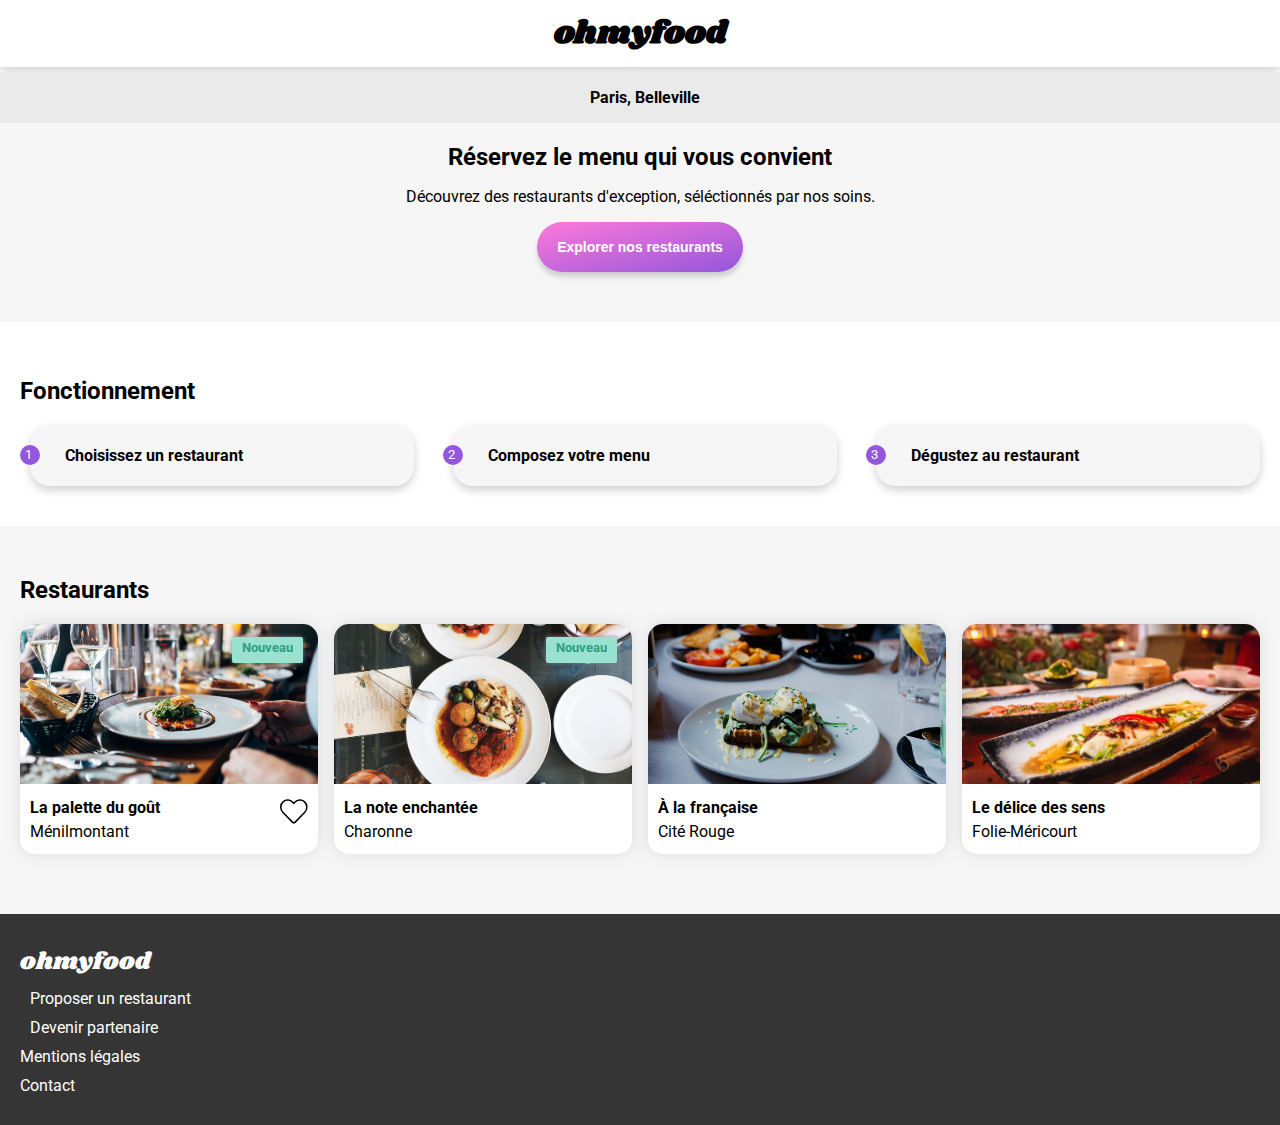
<file: index.html>
<!DOCTYPE html>
<html lang="fr">
<head>
    <meta charset="UTF-8">
    <meta http-equiv="X-UA-Compatible" content="IE=edge">
    <meta name="viewport" content="width=device-width, initial-scale=1.0">
    <title>Ohmyfood</title>
    <link rel="stylesheet" href="styles.css">
    <link rel="stylesheet" href="https://use.fontawesome.com/releases/v5.15.3/css/all.css" integrity="sha384-SZXxX4whJ79/gErwcOYf+zWLeJdY/qpuqC4cAa9rOGUstPomtqpuNWT9wdPEn2fk" crossorigin="anonymous">
</head>
<body>

            <!-- HEADER -->

    <header class="header">

        <div class="logo">
            <h1>ohmyfood</h1>
        </div>

    </header>


            <!-- INFO ET H1 -->

    <section class="section1">

        <div class="position">
            <i class="fas fa-map-marker-alt"></i>
            <p>Paris, Belleville</p>
        </div>

        <div class="info">

            <div class="info1">
            <h2>Réservez le menu qui vous convient</h2>
            <p>Découvrez des restaurants d'exception, séléctionnés par nos soins.</p>
            <button class="btn btn_spe" name="explore">Explorer nos restaurants</button>
            </div> 

        </div>

    </section>


            <!-- Fonctionnement -->


    <section class="section2">

        <h2>Fonctionnement</h2>

        <div class="fonc1">

            <div class="fonc">
                <div class="cercle">
                    <p>1</p>
                </div>
                <i class="fas fa-mobile-alt icon"></i>
                <h4>Choisissez un restaurant</h4>
            </div>
    
            <div class="fonc">
                <div class="cercle">
                    <p>2</p>
                </div>
                <i class="fas fa-list-ul icon"></i>
                <h4>Composez votre menu</h4>
            </div>
    
            <div class="fonc">
                <div class="cercle">
                    <p>3</p>
                </div>
                <i class="fas fa-store icon"></i>
                <h4>Dégustez au restaurant</h4>

            </div>
            
        </div>

    </section>


            <!--    RESTAURANT    -->


    <section class="section3">

        <h2 id="resto">Restaurants</h2>
        
        <div class="resto">
            
            <div class="resto1">
                <a href="la_palette_du_gout.html"> <img class="resto_img" src="images/restaurants/jay-wennington-N_Y88TWmGwA-unsplash.jpg" alt="restaurant"> </a>
                <div class="new">
                    <h5>Nouveau</h5>
                </div>
                <div class="resto_txt">
                    <div>
                        <h4>La palette du goût</h4>
                        <p>Ménilmontant</p>
                    </div>
                    <div class="icon2"><svg aria-hidden="true" focusable="false" data-prefix="fas" data-icon="heart" class="svg-inline--fa fa-heart fa-w-16" role="img" xmlns="http://www.w3.org/2000/svg" viewBox="-15 -8 550 550"><path fill="currentColor" d="M462.3 62.6C407.5 15.9 326 24.3 275.7 76.2L256 96.5l-19.7-20.3C186.1 24.3 104.5 15.9 49.7 62.6c-62.8 53.6-66.1 149.8-9.9 207.9l193.5 199.8c12.5 12.9 32.8 12.9 45.3 0l193.5-199.8c56.3-58.1 53-154.3-9.8-207.9z"></path></svg></div>
                </div>
            </div>

            <div class="resto1">
                <a href="la_note_enchante.html"><img class="resto_img" src="images/restaurants/stil-u2Lp8tXIcjw-unsplash.jpg" alt="restaurant"></a>
                <div class="new">
                    <h5>Nouveau</h5>
                </div>
                <div class="resto_txt">
                    <div>
                        <h4>La note enchantée</h4>
                        <p>Charonne</p>
                    </div>
                    <div class="icon1"><i class="far fa-heart"></i></div>
                </div>
            </div>

            <div class="resto1">
                <a href="A_la_francaise.html">
                    <img class="resto_img" src="images/restaurants/toa-heftiba-DQKerTsQwi0-unsplash.jpg" alt="restaurant">
                </a>
                <div class="resto_txt">
                    <div>
                        <h4>À la française</h4>
                        <p>Cité Rouge</p>
                    </div>
                    <div class="icon1"><i class="far fa-heart"></i></div>
                </div>
            </div>

            <div class="resto1">
                <a href="Le_delice_des_sens.html"><img class="resto_img" src="images/restaurants/louis-hansel-shotsoflouis-qNBGVyOCY8Q-unsplash.jpg" alt="restaurant"></a>
                <div class="resto_txt">
                    <div>
                        <h4>Le délice des sens</h4>
                        <p>Folie-Méricourt</p>
                    </div>
                    <div class="icon1"><i class="far fa-heart"></i></div>
                </div>
            </div>

        </div>

    </section>


            <!--    FOOTER    -->


    <footer class="footer">

        <h2>ohmyfood</h2>

        <div class="foot_link">
            
            <a href="#"><i class="fas fa-utensils padding"></i> Proposer un restaurant</a>
            <a href="#"><i class="fas fa-hands-helping padding"></i>Devenir partenaire</a>
            <a href="#">Mentions légales</a> 
            <a href="#">Contact</a>
        
        </div>

    </footer>
</body>
</html>
</file>
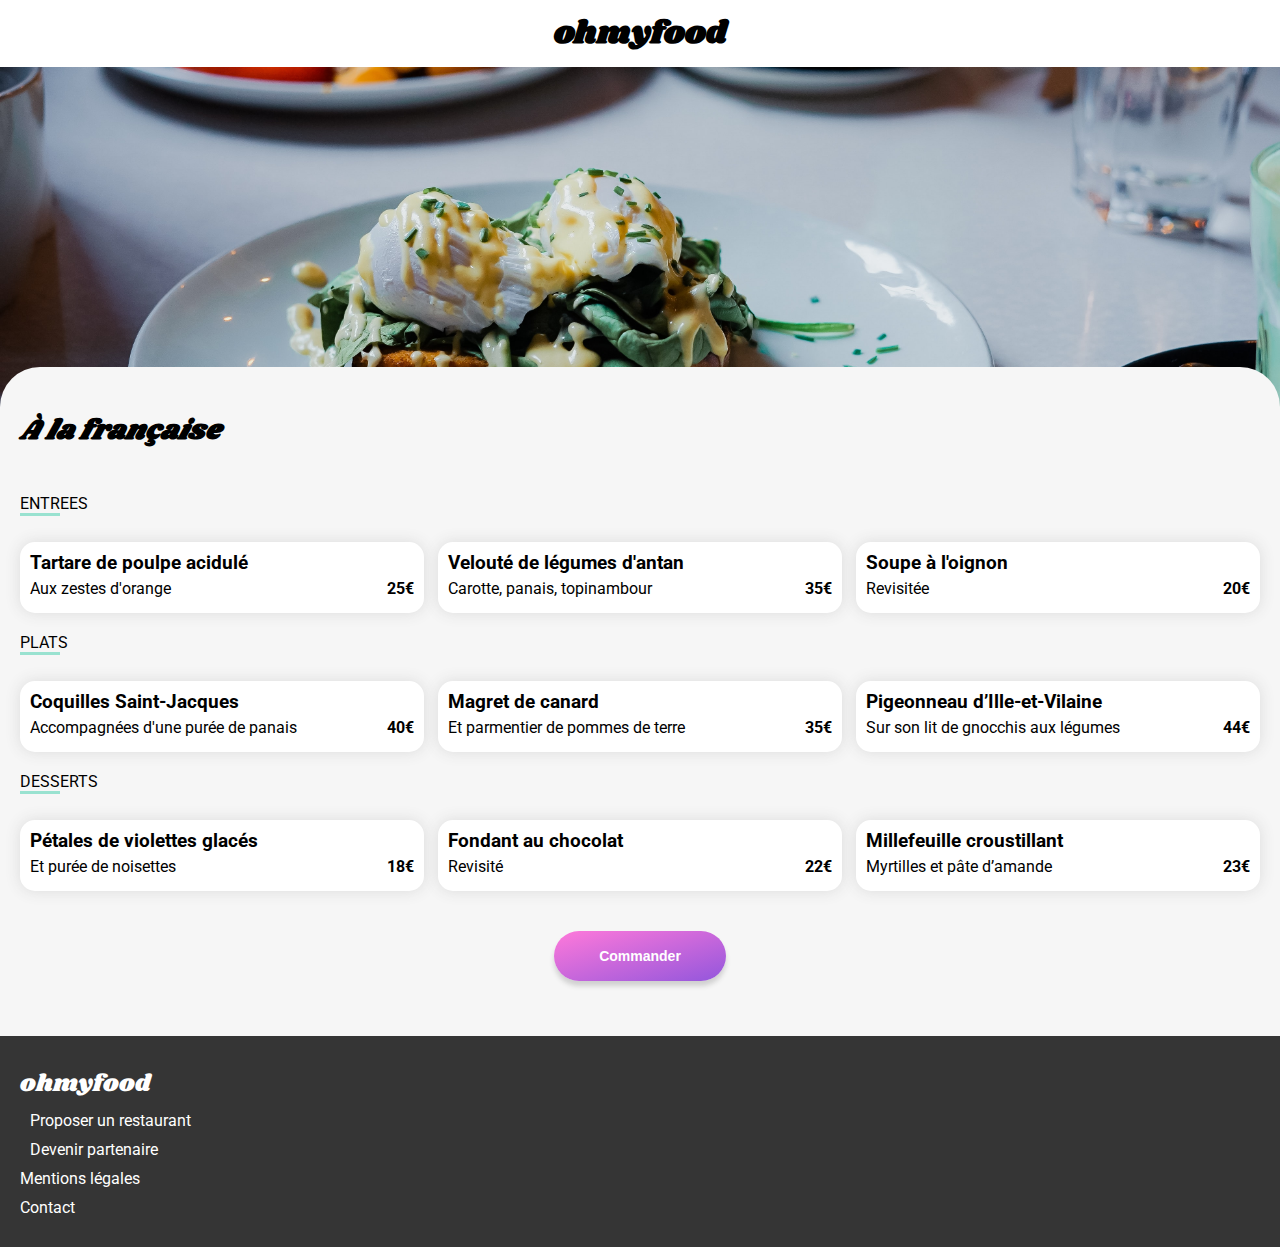
<file: A_la_francaise.html>
<!DOCTYPE html>
<html lang="fr">
<head>
    <meta charset="UTF-8">
    <meta http-equiv="X-UA-Compatible" content="IE=edge">
    <meta name="viewport" content="width=device-width, initial-scale=1.0">
    <link rel="stylesheet" href="styles.css">
    <link rel="stylesheet" href="https://use.fontawesome.com/releases/v5.15.3/css/all.css" integrity="sha384-SZXxX4whJ79/gErwcOYf+zWLeJdY/qpuqC4cAa9rOGUstPomtqpuNWT9wdPEn2fk" crossorigin="anonymous">
    <title>Ohmyfood</title>
</head>

<body>

    <header class="header">

        <a href="index.html"><div class="arrow"><i class="fas fa-arrow-left"></i></div></a> 

        <div class="logo">
            <h1>ohmyfood</h1>
        </div>

    </header>

    <section class="p_section1">

        <img class="p_img" src="images/restaurants/toa-heftiba-DQKerTsQwi0-unsplash.jpg" alt="">

    </section>

    <section class="p_section2">

        <div class="p_titre">
            <h2>À la française</h2>
            <div><i class="far fa-heart icon1"></i></div>
        </div>


        <!-- ENTREE -->


        <div class="p_contenue">

            <p class="under" >ENTREES</p>

            <div class="p_contenue1">

                <div class="p_contenue2">
                    <div>
                        <h3>Tartare de poulpe acidulé</h3>
                        <p>Aux zestes d'orange</p>
                    </div>
                    <p class="prix">25€</p>
                </div>

                <div class="p_contenue2">
                    <div>
                        <h3>Velouté de légumes d'antan</h3>
                        <p>Carotte, panais, topinambour</p>
                    </div>
                    <p class="prix">35€</p>
                </div>
                <div class="p_contenue2">
                    <div>
                        <h3>Soupe à l'oignon</h3>
                        <p>Revisitée</p>
                    </div>
                    <p class="prix">20€</p>
                </div>
            </div>

        </div>


        <!-- PLATS -->


        <div class="p_contenue">

            <p class="under" >PLATS</p>

            <div class="p_contenue1">

                <div class="p_contenue2">
                    <div>
                        <h3>Coquilles Saint-Jacques</h3>
                        <p class="over_ellip">Accompagnées d'une purée de panais</p>
                    </div>
                    <p class="prix">40€</p>
                </div>

                <div class="p_contenue2">
                    <div>
                        <h3>Magret de canard</h3>
                        <p>Et parmentier de pommes de terre</p>
                    </div>
                    <p class="prix">35€</p>
                </div>
                <div class="p_contenue2">
                    <div>
                        <h3>Pigeonneau d’Ille-et-Vilaine</h3>
                        <p>Sur son lit de gnocchis aux légumes</p>
                    </div>
                    <p class="prix">44€</p>
                </div>
            </div>

        </div>


        <!-- DESSERTs -->


        <div class="p_contenue">

            <p class="under" >DESSERTS</p>

            <div class="p_contenue1">

                <div class="p_contenue2">
                    <div>
                        <h3>Pétales de violettes glacés</h3>
                        <p>Et purée de noisettes</p>
                    </div>
                    <p class="prix">18€</p>
                </div>

                <div class="p_contenue2">
                    <div>
                        <h3>Fondant au chocolat</h3>
                        <p>Revisité</p>
                    </div>
                    <p class="prix">22€</p>
                </div>
                <div class="p_contenue2">
                    <div>
                        <h3>Millefeuille croustillant</h3>
                        <p>Myrtilles et pâte d’amande</p>
                    </div>
                    <p class="prix">23€</p>
                </div>
            </div>

        </div>

        <div class="btn1">
            <button class="btn btn_spe1" name="explore">Commander</button>
        </div>

    </section>

    <footer class="footer relative">

        <h2>ohmyfood</h2>

        <div class="foot_link">
            
            <a href="#"><i class="fas fa-utensils padding"></i> Proposer un restaurant</a>
            <a href="#"><i class="fas fa-hands-helping padding"></i>Devenir partenaire</a>
            <a href="#">Mentions légales</a> 
            <a href="#">Contact</a>
        
        </div>

    </footer>
</body>
</html>
</file>
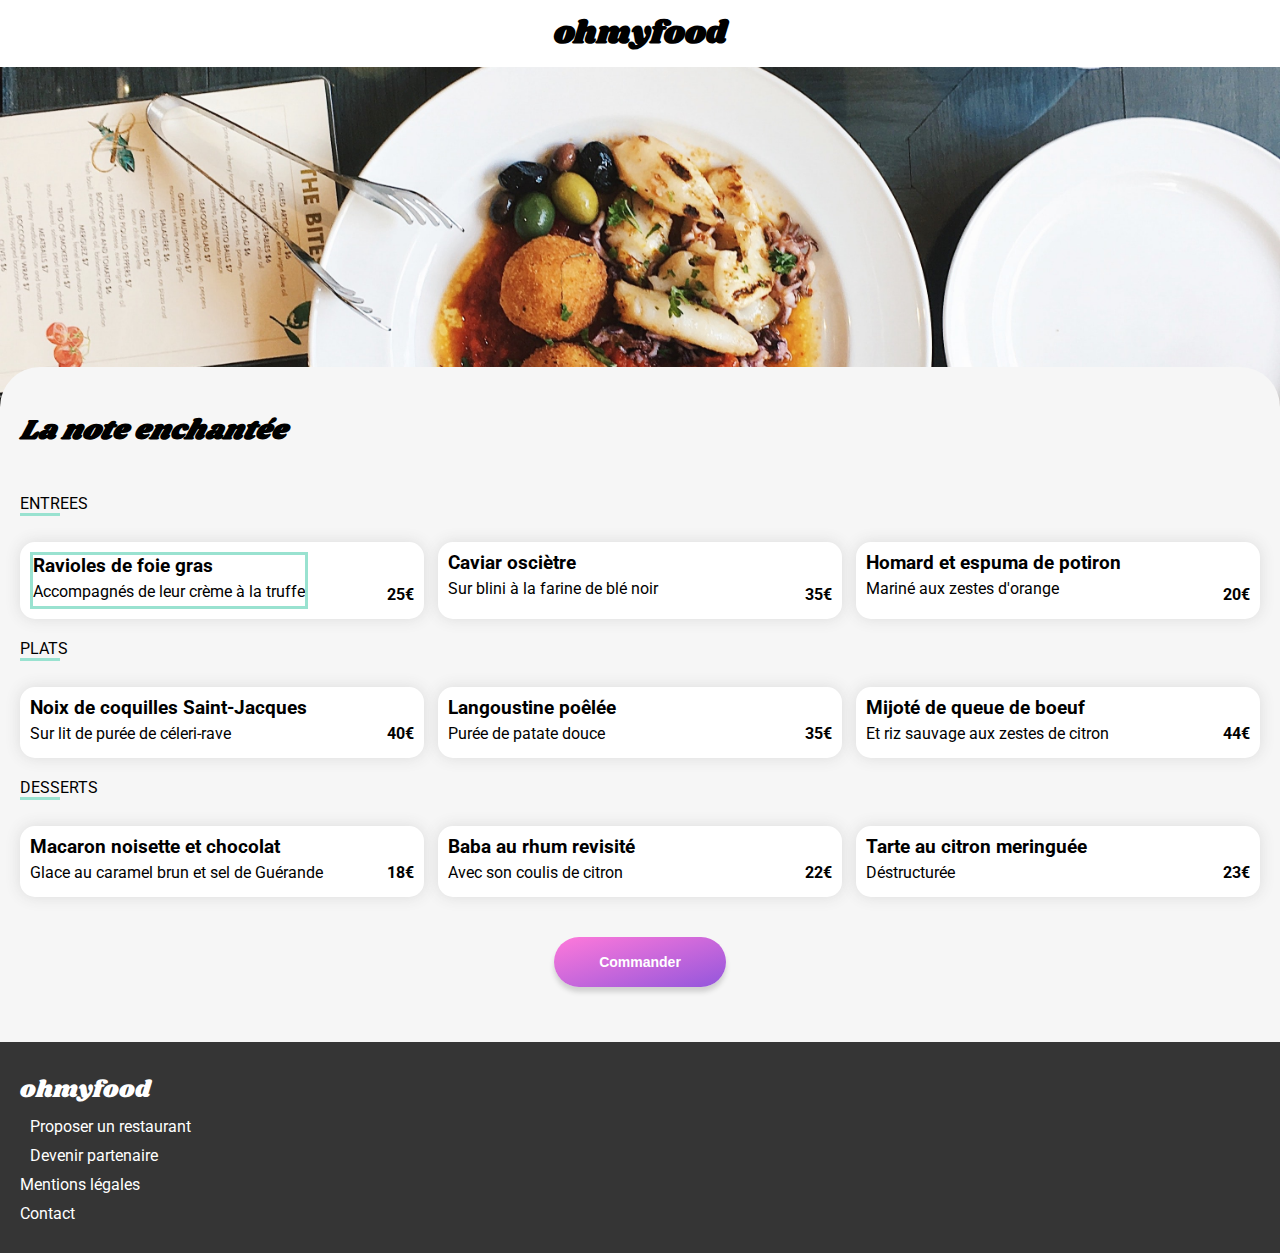
<file: la_note_enchante.html>
<!DOCTYPE html>
<html lang="fr">
<head>
    <meta charset="UTF-8">
    <meta http-equiv="X-UA-Compatible" content="IE=edge">
    <meta name="viewport" content="width=device-width, initial-scale=1.0">
    <link rel="stylesheet" href="styles.css">
    <link rel="stylesheet" href="https://use.fontawesome.com/releases/v5.15.3/css/all.css" integrity="sha384-SZXxX4whJ79/gErwcOYf+zWLeJdY/qpuqC4cAa9rOGUstPomtqpuNWT9wdPEn2fk" crossorigin="anonymous">
    <title>Ohmyfood</title>
</head>

<body>

    <header class="header">

        <a href="index.html"><div class="arrow"><i class="fas fa-arrow-left"></i></div></a> 

        <div class="logo">
            <h1>ohmyfood</h1>
        </div>

    </header>

    <section class="p_section1">

        <img class="p_img" src="images/restaurants/stil-u2Lp8tXIcjw-unsplash.jpg" alt="">

    </section>

    <section class="p_section2">

        <div class="p_titre">
            <h2>La note enchantée</h2>
            <div><i class="far fa-heart icon1"></i></div>
        </div>


        <!-- ENTREE -->


        <div class="p_contenue">

            <p class="under" >ENTREES</p>

            <div class="p_contenue1">

                <div class="p_contenue2 d1">
                    <div class="p_text">
                        <h3>Ravioles de foie gras</h3>
                        <p>Accompagnés de leur crème à la truffe</p>
                    </div>
                    <p class="prix">25€</p>
                </div>

                <div class="p_contenue2 d2">
                    <div>
                        <h3>Caviar osciètre</h3>
                        <p>Sur blini à la farine de blé noir</p>
                    </div>
                    <p class="prix">35€</p>
                </div>

                <div class="p_contenue2 d3">
                    <div>
                        <h3>Homard et espuma de potiron</h3>
                        <p>Mariné aux zestes d'orange</p>
                    </div>
                    <p class="prix">20€</p>
                </div>
            </div>

        </div>


        <!-- PLATS -->


        <div class="p_contenue">

            <p class="under" >PLATS</p>

            <div class="p_contenue1">

                <div class="p_contenue2 d4">
                    <div>
                        <h3>Noix de coquilles Saint-Jacques</h3>
                        <p class="over_ellip">Sur lit de purée de céleri-rave</p>
                    </div>
                    <p class="prix">40€</p>
                </div>

                <div class="p_contenue2 d5">
                    <div>
                        <h3>Langoustine poêlée</h3>
                        <p>Purée de patate douce</p>
                    </div>
                    <p class="prix">35€</p>
                </div>

                <div class="p_contenue2 d6">
                    <div>
                        <h3>Mijoté de queue de boeuf</h3>
                        <p>Et riz sauvage aux zestes de citron</p>
                    </div>
                    <p class="prix">44€</p>
                </div>
            </div>

        </div>


        <!-- DESSERTs -->


        <div class="p_contenue">

            <p class="under" >DESSERTS</p>

            <div class="p_contenue1">

                <div class="p_contenue2 d7">
                    <div>
                        <h3>Macaron noisette et chocolat</h3>
                        <p>Glace au caramel brun et sel de Guérande</p>
                    </div>
                    <p class="prix">18€</p>
                </div>

                <div class="p_contenue2 d8">
                    <div>
                        <h3>Baba au rhum revisité</h3>
                        <p>Avec son coulis de citron</p>
                    </div>
                    <p class="prix">22€</p>
                </div>

                <div class="p_contenue2 d9">
                    <div>
                        <h3>Tarte au citron meringuée</h3>
                        <p>Déstructurée</p>
                    </div>
                    <p class="prix">23€</p>
                </div>
            </div>

        </div>

        <div class="btn1">
            <button class="btn btn_spe1" name="explore">Commander</button>
        </div>

    </section>

    <footer class="footer relative">

        <h2>ohmyfood</h2>

        <div class="foot_link">
            
            <a href="#"><i class="fas fa-utensils padding"></i> Proposer un restaurant</a>
            <a href="#"><i class="fas fa-hands-helping padding"></i>Devenir partenaire</a>
            <a href="#">Mentions légales</a> 
            <a href="#">Contact</a>
        
        </div>

    </footer>
</body>
</html>
</file>
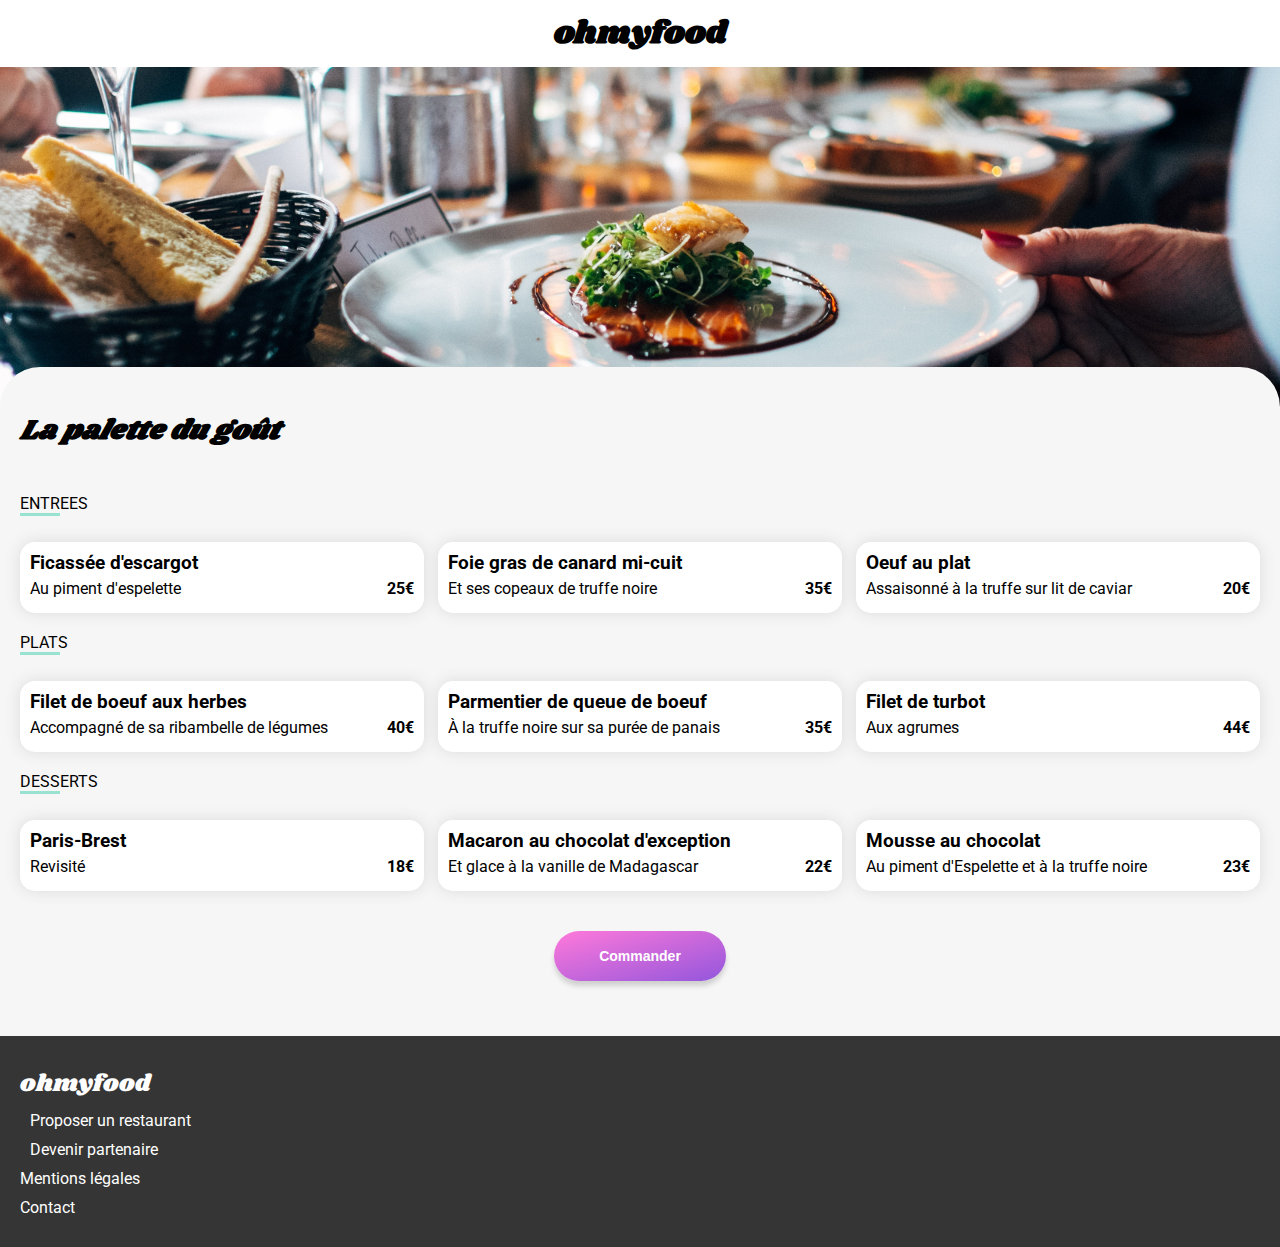
<file: la_palette_du_gout.html>
<!DOCTYPE html>
<html lang="fr">
<head>
    <meta charset="UTF-8">
    <meta http-equiv="X-UA-Compatible" content="IE=edge">
    <meta name="viewport" content="width=device-width, initial-scale=1.0">
    <link rel="stylesheet" href="styles.css">
    <link rel="stylesheet" href="https://use.fontawesome.com/releases/v5.15.3/css/all.css" integrity="sha384-SZXxX4whJ79/gErwcOYf+zWLeJdY/qpuqC4cAa9rOGUstPomtqpuNWT9wdPEn2fk" crossorigin="anonymous">
    <title>Ohmyfood</title>
</head>

<body>

    <header class="header">

        <a href="index.html"><div class="arrow"><i class="fas fa-arrow-left"></i></div></a> 

        <div class="logo">
            <h1>ohmyfood</h1>
        </div>

    </header>

    <section class="p_section1">

        <img class="p_img" src="images/restaurants/jay-wennington-N_Y88TWmGwA-unsplash.jpg" alt="">

    </section>

    <section class="p_section2">

        <div class="p_titre">
            <h2>La palette du goût</h2>
            <div><i class="far fa-heart icon1"></i></div>
        </div>


        <!-- ENTREE -->


        <div class="p_contenue">

            <p class="under" >ENTREES</p>

            <div class="p_contenue1">

                <div class="p_contenue2">
                    <div>
                        <h3>Ficassée d'escargot</h3>
                        <p>Au piment d'espelette</p>
                    </div>
                    <p class="prix">25€</p>
                </div>

                <div class="p_contenue2">
                    <div>
                        <h3>Foie gras de canard mi-cuit</h3>
                        <p>Et ses copeaux de truffe noire</p>
                    </div>
                    <p class="prix">35€</p>
                </div>
                <div class="p_contenue2">
                    <div>
                        <h3>Oeuf au plat</h3>
                        <p>Assaisonné à la truffe sur lit de caviar</p>
                    </div>
                    <p class="prix">20€</p>
                </div>
            </div>

        </div>


        <!-- PLATS -->


        <div class="p_contenue">

            <p class="under" >PLATS</p>

            <div class="p_contenue1">

                <div class="p_contenue2">
                    <div>
                        <h3>Filet de boeuf aux herbes</h3>
                        <p class="over_ellip">Accompagné de sa ribambelle de légumes</p>
                    </div>
                    <p class="prix">40€</p>
                </div>

                <div class="p_contenue2">
                    <div>
                        <h3>Parmentier de queue de boeuf</h3>
                        <p>À la truffe noire sur sa purée de panais</p>
                    </div>
                    <p class="prix">35€</p>
                </div>
                <div class="p_contenue2">
                    <div>
                        <h3>Filet de turbot</h3>
                        <p>Aux agrumes</p>
                    </div>
                    <p class="prix">44€</p>
                </div>
            </div>

        </div>


        <!-- DESSERTs -->


        <div class="p_contenue">

            <p class="under" >DESSERTS</p>

            <div class="p_contenue1">

                <div class="p_contenue2">
                    <div>
                        <h3>Paris-Brest</h3>
                        <p>Revisité</p>
                    </div>
                    <p class="prix">18€</p>
                </div>

                <div class="p_contenue2">
                    <div>
                        <h3>Macaron au chocolat d'exception</h3>
                        <p>Et glace à la vanille de Madagascar</p>
                    </div>
                    <p class="prix">22€</p>
                </div>
                <div class="p_contenue2">
                    <div>
                        <h3>Mousse au chocolat</h3>
                        <p>Au piment d'Espelette et à la truffe noire</p>
                    </div>
                    <p class="prix">23€</p>
                </div>
            </div>

        </div>

        <div class="btn1">
            <button class="btn btn_spe1" name="explore">Commander</button>
        </div>

    </section>

    <footer class="footer relative">

        <h2>ohmyfood</h2>

        <div class="foot_link">
            
            <a href="#"><i class="fas fa-utensils padding"></i> Proposer un restaurant</a>
            <a href="#"><i class="fas fa-hands-helping padding"></i>Devenir partenaire</a>
            <a href="#">Mentions légales</a> 
            <a href="#">Contact</a>
        
        </div>

    </footer>
</body>
</html>
</file>
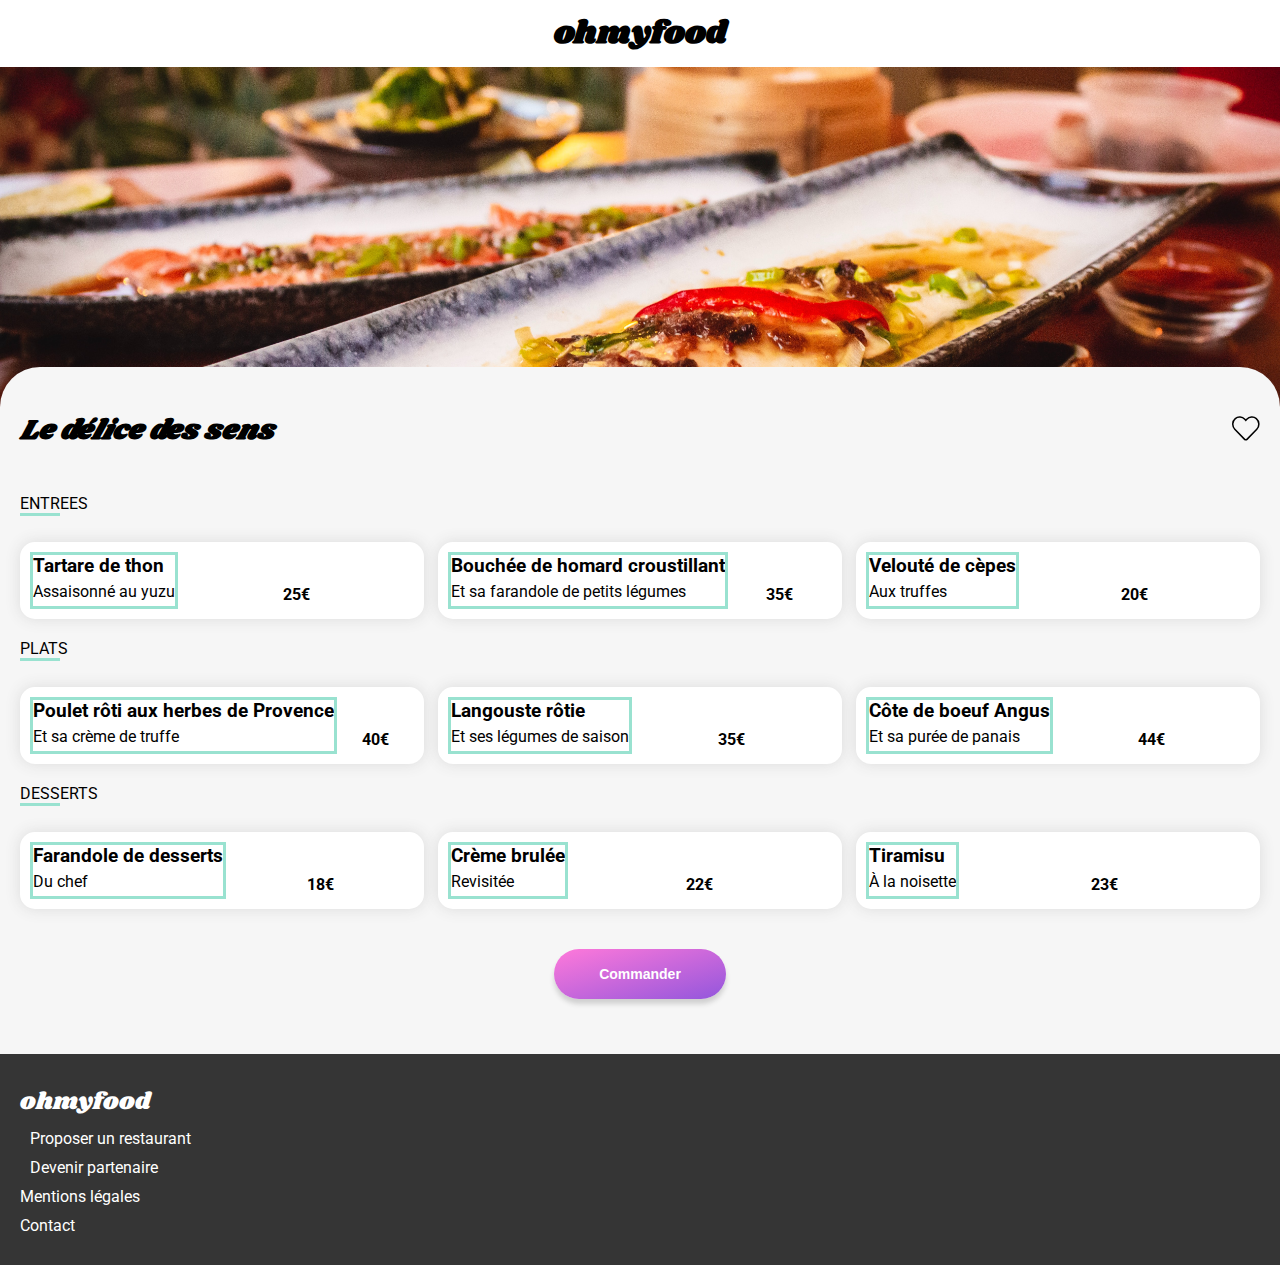
<file: Le_delice_des_sens.html>
<!DOCTYPE html>
<html lang="en">
<head>
    <meta charset="UTF-8">
    <meta http-equiv="X-UA-Compatible" content="IE=edge">
    <meta name="viewport" content="width=device-width, initial-scale=1.0">
    <link rel="stylesheet" href="styles.css">
    <link rel="stylesheet" href="https://use.fontawesome.com/releases/v5.15.3/css/all.css" integrity="sha384-SZXxX4whJ79/gErwcOYf+zWLeJdY/qpuqC4cAa9rOGUstPomtqpuNWT9wdPEn2fk" crossorigin="anonymous">
    <title>Ohmyfood</title>
</head>

<body>



        <!-- HEADER -->

        
    <header class="header">

        <a href="index.html"><div class="arrow"><i class="fas fa-arrow-left"></i></div></a> 

        <div class="logo">
            <h1>ohmyfood</h1>
        </div>

    </header>


        <!-- IMAGE DE FOND -->


    <div class="p_section1">

        <img class="p_img" src="images/restaurants/louis-hansel-shotsoflouis-qNBGVyOCY8Q-unsplash.jpg" alt="">

    </div>

    <section class="p_section2">


        <!-- TITRE MENU -->


        <div class="p_titre">
            <h2>Le délice des sens</h2>
            <div class="icon2"><svg aria-hidden="true" focusable="false" data-prefix="fas" data-icon="heart" class="svg-inline--fa fa-heart fa-w-16" role="img" xmlns="http://www.w3.org/2000/svg" viewBox="-15 -8 550 550"><path fill="currentColor" d="M462.3 62.6C407.5 15.9 326 24.3 275.7 76.2L256 96.5l-19.7-20.3C186.1 24.3 104.5 15.9 49.7 62.6c-62.8 53.6-66.1 149.8-9.9 207.9l193.5 199.8c12.5 12.9 32.8 12.9 45.3 0l193.5-199.8c56.3-58.1 53-154.3-9.8-207.9z"></path><linearGradient id="my-cool-gradient" x2="1" y2="1">
                <stop offset="0%" stop-color="#FF79DA" />
                <stop offset="80%" stop-color="#9356DC" />
                <stop offset="100%" stop-color="#9356DC" />
                </linearGradient></svg></div>
        </div>


        <!-- ENTREE -->


        <div class="p_menu">
            <div class="p_contenue">

                <p class="under" >ENTREES</p>
    
                <div class="p_contenue1">
    
                    <div class="p_contenue2 d1">
                        <div class="p_text">
                            <h3>Tartare de thon</h3>
                            <p>Assaisonné au yuzu</p>
                        </div>
                        <p class="prix">25€</p>
                        <span class="anim_hover"><i class="fas fa-check-circle"></i></span>
                    </div>
    
                    <div class="p_contenue2 d2">
                        <div class="p_text">
                            <h3>Bouchée de homard croustillant</h3>
                            <p>Et sa farandole de petits légumes</p>
                        </div>
                        <p class="prix">35€</p>
                        <span class="anim_hover"><i class="fas fa-check-circle"></i></span>
                    </div>
    
                    <div class="p_contenue2 d3">
                        <div class="p_text">
                            <h3>Velouté de cèpes</h3>
                            <p>Aux truffes</p>
                        </div>
                        <p class="prix">20€</p>
                        <span class="anim_hover"><i class="fas fa-check-circle"></i></span>
                    </div>
                </div>
    
            </div>
    
    
            <!-- PLATS -->
    
    
            <div class="p_contenue">
    
                <p class="under" >PLATS</p>
    
                <div class="p_contenue1">
    
                    <div class="p_contenue2 d4">
                        <div class="p_text">
                            <h3>Poulet rôti aux herbes de Provence</h3>
                            <p>Et sa crème de truffe</p>
                        </div>
                        <p class="prix">40€</p>
                        <span class="anim_hover"><i class="fas fa-check-circle"></i></span>
                    </div>
    
                    <div class="p_contenue2 d5">
                        <div class="p_text">
                            <h3>Langouste rôtie</h3>
                            <p>Et ses légumes de saison</p>
                        </div>
                        <p class="prix">35€</p>
                        <span class="anim_hover"><i class="fas fa-check-circle"></i></span>
                    </div>
    
                    <div class="p_contenue2 d6">
                        <div class="p_text">
                            <h3>Côte de boeuf Angus</h3>
                            <p>Et sa purée de panais</p>
                        </div>
                        <p class="prix">44€</p>
                        <span class="anim_hover"><i class="fas fa-check-circle"></i></span>
                    </div>
                </div>
            </div>
    
    
            <!-- DESSERTS -->
    
    
            <div class="p_contenue">
    
                <p class="under" >DESSERTS</p>
    
                <div class="p_contenue1">
    
                    <div class="p_contenue2 d7">
                        <div class="p_text">
                            <h3>Farandole de desserts</h3>
                            <p>Du chef</p>
                        </div>
                        <p class="prix">18€</p>
                        <span class="anim_hover"><i class="fas fa-check-circle"></i></span>
                    </div>
    
                    <div class="p_contenue2 d8">
                        <div class="p_text">
                            <h3>Crème brulée</h3>
                            <p>Revisitée</p>
                        </div>
                        <p class="prix">22€</p>
                        <span class="anim_hover"><i class="fas fa-check-circle"></i></span>
                    </div>
    
                    <div class="p_contenue2 d9">
                        <div class="p_text">
                            <h3>Tiramisu</h3>
                            <p>À la noisette</p>
                        </div>
                        <p class="prix">23€</p>
                        <span class="anim_hover"><i class="fas fa-check-circle"></i></span>
                    </div>
                    
                </div>
    
            </div>
        </div>

        <div class="btn1">
            <button class="btn btn_spe1" name="explore">Commander</button>
        </div>

    </section>


            <!-- FOOTER -->


    <footer class="footer relative">

        <h2>ohmyfood</h2>

        <div class="foot_link">
            
            <a href="#"><i class="fas fa-utensils padding"></i> Proposer un restaurant</a>
            <a href="#"><i class="fas fa-hands-helping padding"></i>Devenir partenaire</a>
            <a href="#">Mentions légales</a> 
            <a href="mailto:ohmyfood@gmail.com">Contact</a>
        
        </div>

    </footer>
</body>
</html>
</file>
<file: styles.css>
/* GENERAL */

@import url('https://fonts.googleapis.com/css2?family=Shrikhand&display=swap');
@import url('https://fonts.googleapis.com/css2?family=Roboto:wght@400;500;700&display=swap');

body{
  margin: 0;
  padding: 0;
  font-family: roboto, sans-serif, cursive;

}

h1{
  margin: 10px;
  font-family: Shrikhand, sans-serif ;
}

h2{
  font-weight: bold;
}

h5{
  margin: 0px;
}

.padding{
  padding-right: 10px;
}
/***** HEADER *****/


.header{
  display: flex;
  justify-content: center;
  box-shadow: 0px 5px 10px lightgray;
}

.arrow{
  transform: scale(1.5);
  position: absolute;
  left: 20px;
  top: 20px;
  cursor: pointer;
  color: #353535;
}


/**** POSITION  ****/


.section1{
  background-color: #f6f6f6;
}
.position{
  background-color:#eaeaea;
  display: flex;
  align-items: center;
  justify-content: center;
  margin-top: 5px;
}

.position p {
  padding-left: 10px ;
  font-weight: bold;
}

.info{
  display: flex;
  align-items: center;
  justify-content: center;
}

.info1{
  display: flex;
  align-items: center;
  justify-content: center;
  flex-direction: column;
}

.info1 h2 {
  margin-bottom: 0;
}

.btn{
  color: white;
  height: 50px;
  font-size: 14px;
  font-weight: bold;
  border: none;
  border-radius: 25px 25px ;
  background: linear-gradient(to bottom right,#FF79DA, #9356DC);
  box-shadow: 0px 5px 5px rgb(208, 208, 208) ;
  cursor: pointer;
}

.btn_spe{
  padding: 0px 20px;
  margin-bottom: 50px;
}

/**** FONCTIONNEMENT *****/


.section2{
  margin: 20px;
  padding-top:15px;
}

.fonc1{
  height: auto;
  display: flex;
  flex-direction: row;
  justify-content: space-between;
}
.fonc{
  display: flex;
  flex-direction: row;
  box-shadow: 0px 4px 10px rgb(208, 208, 208) ;
  background-color: #f6f6f6;
  border-radius: 20px;
  width: 31%;
  align-items: center;
  position: relative;
  margin-left: 10px;
  cursor: pointer;

}

@media screen and (max-width:990px) {
  .fonc1 {
    flex-direction: column;
  }

  .fonc{
    width: 100%;
    margin-bottom: 20px;
  }
}

.fonc:hover{
  background-color: #f5edff;
}

.fonc:hover > .icon{
  color: #9356DC ;
}

.cercle{
  display: flex;
  align-items: center;
  height: 20px;
  width: 20px;
  border-radius: 10px;
  background-color:#9356DC;
  position: absolute;
  left: -10px;
  top: 20px;

}

.cercle p{
  margin: 0;
  padding-left: 5px;
  color: white;
  font-size: small;
}

.icon{
  margin-left: 20px;
  color: gray;
}

.fonc h4{
  margin-left: 15px;
}

/***** RESTAURANTS ******/

.section3{
  margin: 40px 0px 0px 0px;
  background-color: #f6f6f6;
  padding: 30px 20px 40px 20px;
}

.resto{
  display: flex;
  flex-wrap: wrap;
  justify-content: space-between;
}


.resto1{
  display: flex;
  border-radius: 15px ;
  flex-direction: column;
  background-color: #fff;
  height: 230px;
  width: 280px;
  box-shadow: 0px 0px 15px #dbdbdb;
  margin-bottom: 20px;
  position: relative;
}


.resto_img{
  height: 160px;
  object-fit: cover;
  width: 100%;
  margin-bottom: 10px;
  border-radius: 15px 15px 0px 0px;
  cursor: pointer;
}

.resto_txt{
  display: flex;
  padding: 0px 10px;
  justify-content: space-between;
}
.resto_txt h4, .resto_txt p {
  margin: 0px 0px 5px 0px;
}

.icon1{
  display: flex;
  justify-content: center;
  align-items: center;
  padding-right: 10px;
  transform: scale(1.5);
  cursor: pointer;
}

.icon2{
  width: 28px;
}

.icon2 path{
  fill: transparent;
  stroke-width: 30;
  stroke: black;
  cursor: pointer;
}

.icon2:hover path{
  fill:blue;
  stroke: blue;
}

.new{
  border-radius: 2px;
  box-shadow: 0px 0px 5px gray;
  background-color: #99E2D0;
  right: 15px;
  top: 13px;
  color:hsl(165, 56%, 40%) ;
  position: absolute;
  height: 20px;
  padding: 3px 10Px;
}


/**** FOOTER ****/

.footer{
  background-color: #353535;
  color: white;
  padding:30px 20px ;
  display: flex;
  flex-direction: column;
}

.footer h2{
  font-family: Shrikhand, sans-serif ;
  font-weight: 400;
  margin: 0px;
}

.foot_link{
  display: flex;
  flex-direction: column;
}

.foot_link a {
  padding-top: 10px;
  text-decoration: none;
  color: white;
}


/***** LAPTOP *****/

@media screen and (min-width: 1165px) {
  .resto1{
    width: 24%;
  }
}

/***** TABLET *****/

@media screen and (max-width:1165px) and (min-width: 610px) {
  .resto1{
    width: 49%;
  }
}

/******** PHONE ********/

@media screen and (max-width:610px) {
  .info1{
    width: 280px;
    display: flex;
    align-items: center;
    justify-content: center;
    text-align: center;
  }

  .resto1{
    width: 100%;
  }
}






/************************ Partie pages *********************/

.p_img{
  object-fit:cover;
  width: 100%;
  height: 350px;
}

.p_section1{
  position: absolute;
  width: 100%;
}

.p_section2{
  position: relative;
  top: 300px;
  display: flex;
  flex-direction: column;
  background-color: #f6f6f6;
  border-radius: 40px 40px 0px 0px;
  padding: 20px 20px 40px 20px;
}

.p_titre{
  display: flex;
  flex-direction: row;
  align-items: center;
  justify-content: space-between;
}

.p_titre h2 {
  font-style: italic;
  font-size: 28px;
  font-family: Shrikhand, sans-serif ;
  font-weight: 600;
}

.under{
  margin-top: 20px;
}
.under::after{
  content: '';
  display: block;
  width: 40px;
  height: 3px;
  background: #99E2D0;
}

.p_contenue1{
display: flex;
flex-direction: row;
justify-content: space-between;
}

.p_contenue2{
  display: flex;
  justify-content: space-between;
  background-color: #fff;
  width: 31%;
  border-radius: 15px;
  padding: 10px 10px;
  margin-top: 10px;
  box-shadow: 0px 0px 15px #dbdbdb;
  cursor: pointer;
  animation: slideDown 1.5s ease-in-out;
}

.p_contenue2 h3, .p_contenue2 p {
  margin: 0;
  padding-bottom: 5px;
}

.p_text{
  border: #99E2D0 solid;
  white-space: nowrap;
  overflow: hidden;
  text-overflow: ellipsis;
  display: inline-block;
}

.prix{
  display: flex;
  font-weight: bold;
  align-items: flex-end;
}

.btn1{
  display: flex;
  justify-content: center;
  margin-top: 40px;
}

.btn_spe1{
  padding: 0px 45px;
  margin-bottom: 20px;
}

.relative{
  position: relative;
  top:295px;
}


@media screen and (max-width:1000px) {
  .p_img{
    height:250px;
  }

  .p_section2{
    top: 200px;
  }

  .relative{
    top: 200px;
  }

  .p_contenue1{
    flex-direction: column;
  }

  .p_contenue2{
    width:calc(95%);
  }
}



/********* Animation **********/


@keyframes slideDown {
  from{
    transform: translateY(5px);
    opacity: 0;
  }

  to{
    transform: translateY(0);
    opacity: 1;
  }
}

.d1{
  animation-delay: 0;
}

.d2{
  animation-delay: 0.1s;
}

.d3{
  animation-delay: 0.2s;
}

.d4{
  animation-delay: 0.3s;
}

.d5{
  animation-delay: 0.4s;
}

.d6{
  animation-delay: 0.5s;
}

.d7{
  animation-delay: 0.6s;
}

.d8{
  animation-delay: 0.7s;
}

.d9{
  animation-delay: 0.8s;
}

.d10{
  animation-delay: 0.9s;
}
</file>
